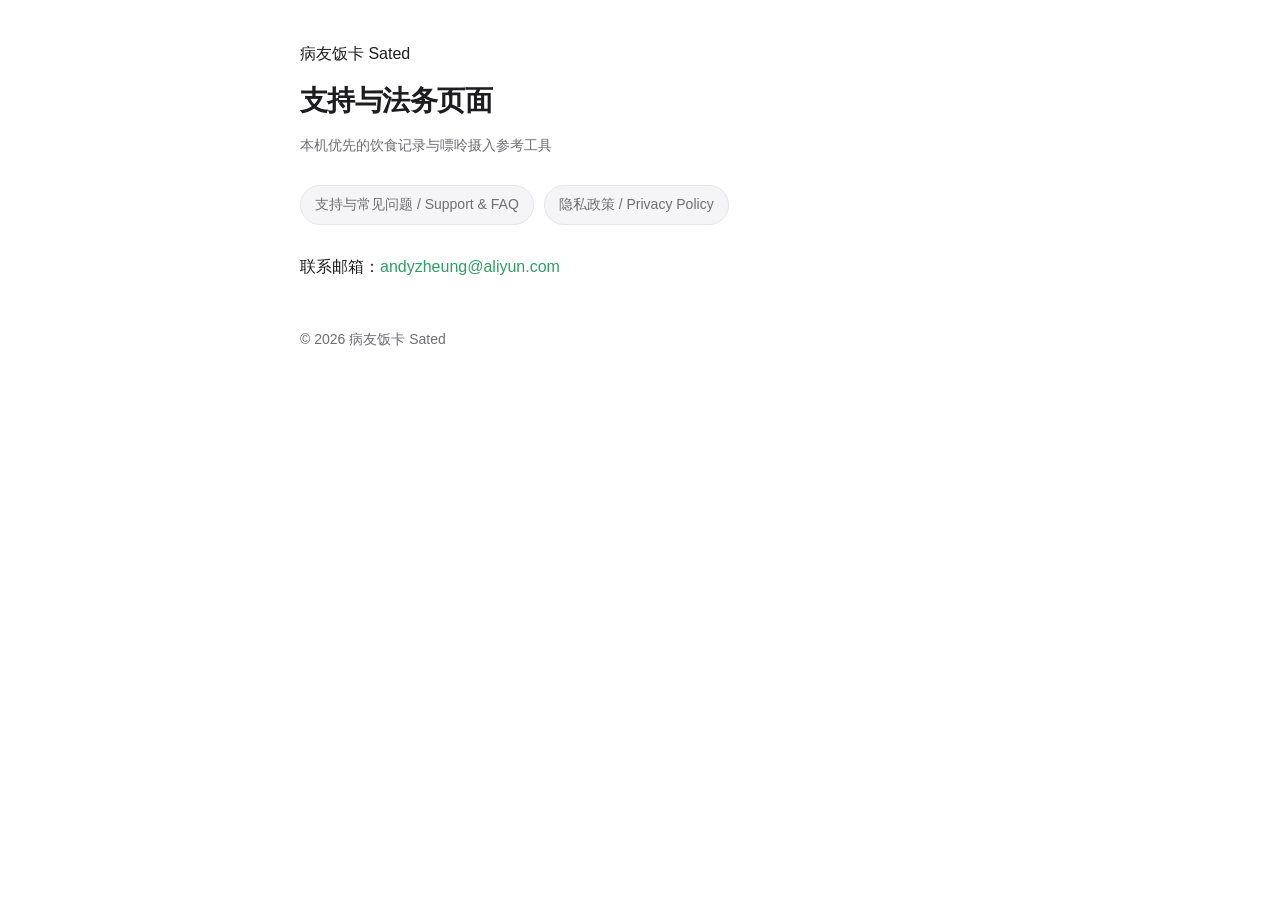
<file: index.html>
<!doctype html>
<html lang="zh-CN">
<head>
  <meta charset="utf-8">
  <meta name="viewport" content="width=device-width, initial-scale=1">
  <meta name="description" content="病友饭卡（Sated）官方支持与法务页面。">
  <title>病友饭卡 Sated</title>
  <link rel="stylesheet" href="style.css">
</head>
<body>
  <header>
    <p class="eyebrow">病友饭卡 Sated</p>
    <h1>支持与法务页面</h1>
    <p class="meta">本机优先的饮食记录与嘌呤摄入参考工具</p>
  </header>
  <nav class="nav" aria-label="页面导航">
    <a href="support.html">支持与常见问题 / Support &amp; FAQ</a>
    <a href="privacy.html">隐私政策 / Privacy Policy</a>
  </nav>
  <p>联系邮箱：<a href="mailto:andyzheung@aliyun.com">andyzheung@aliyun.com</a></p>
  <footer>© 2026 病友饭卡 Sated</footer>
</body>
</html>
</file>
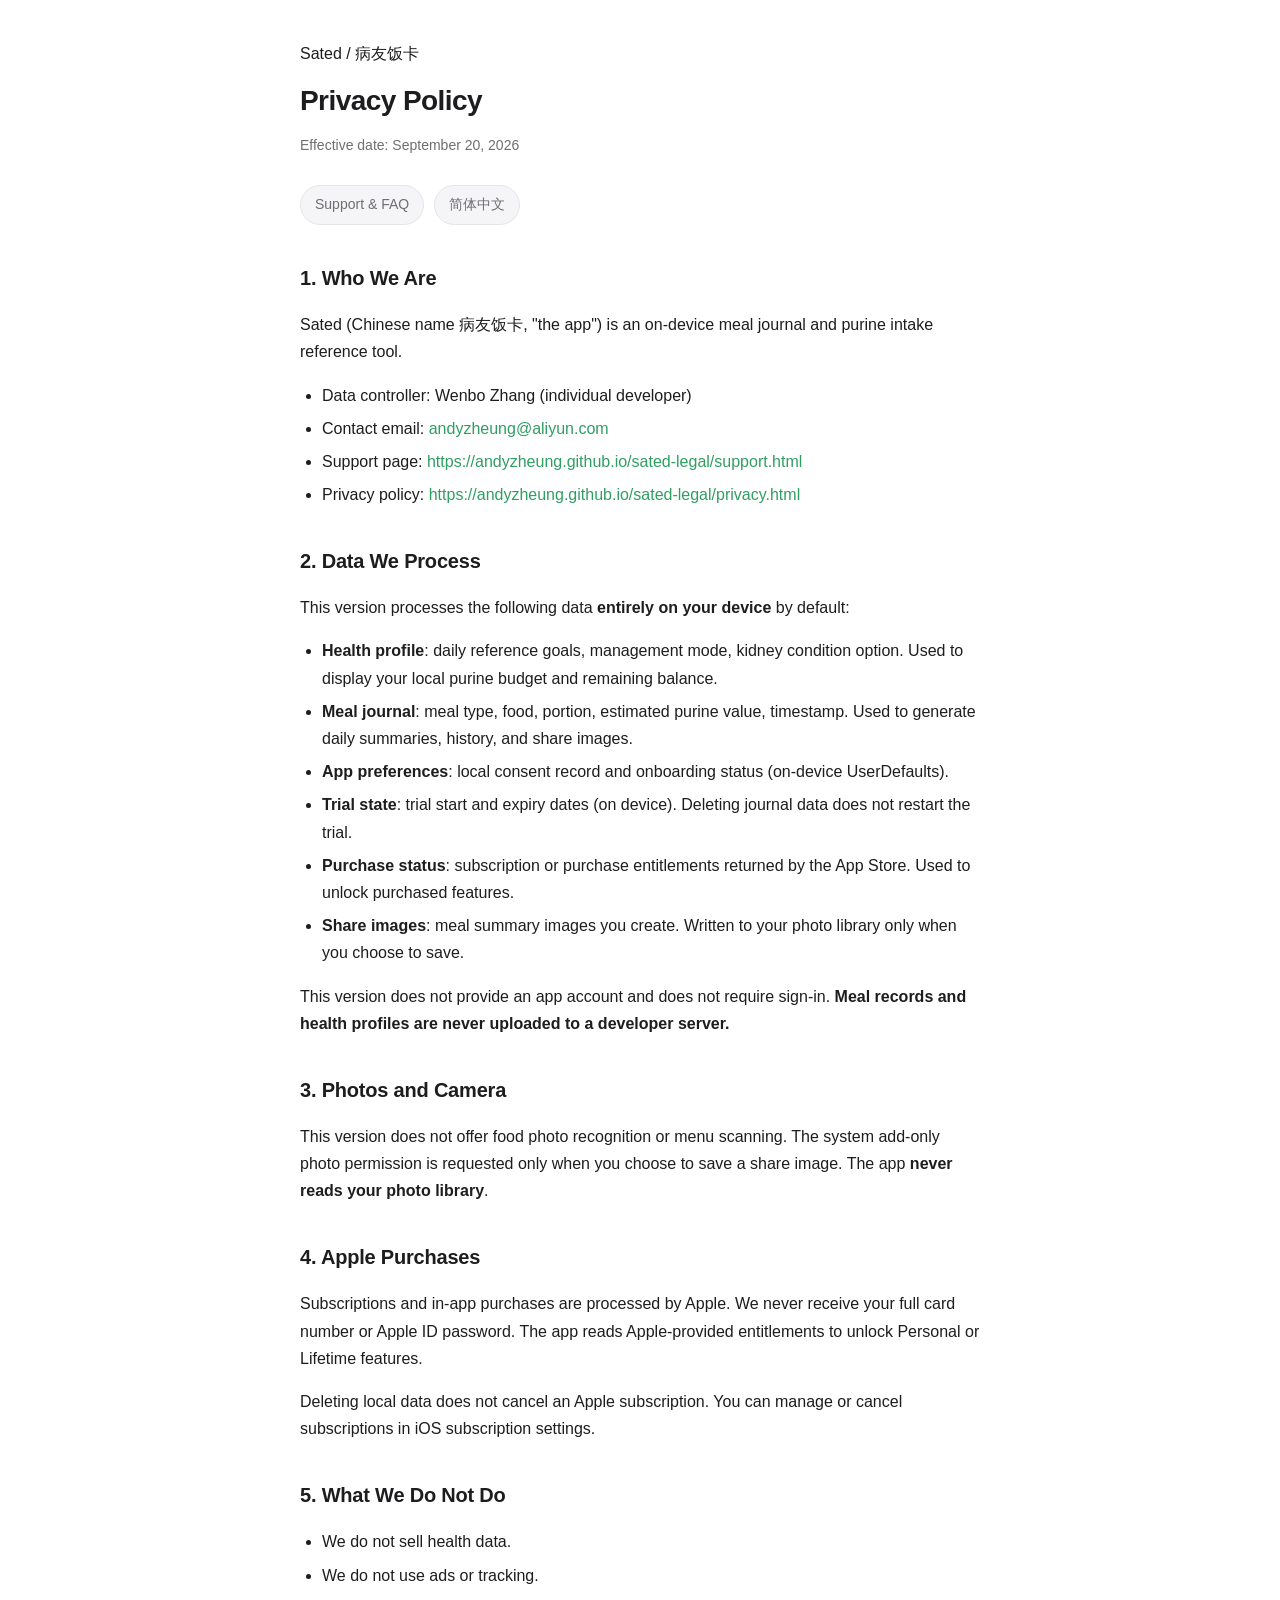
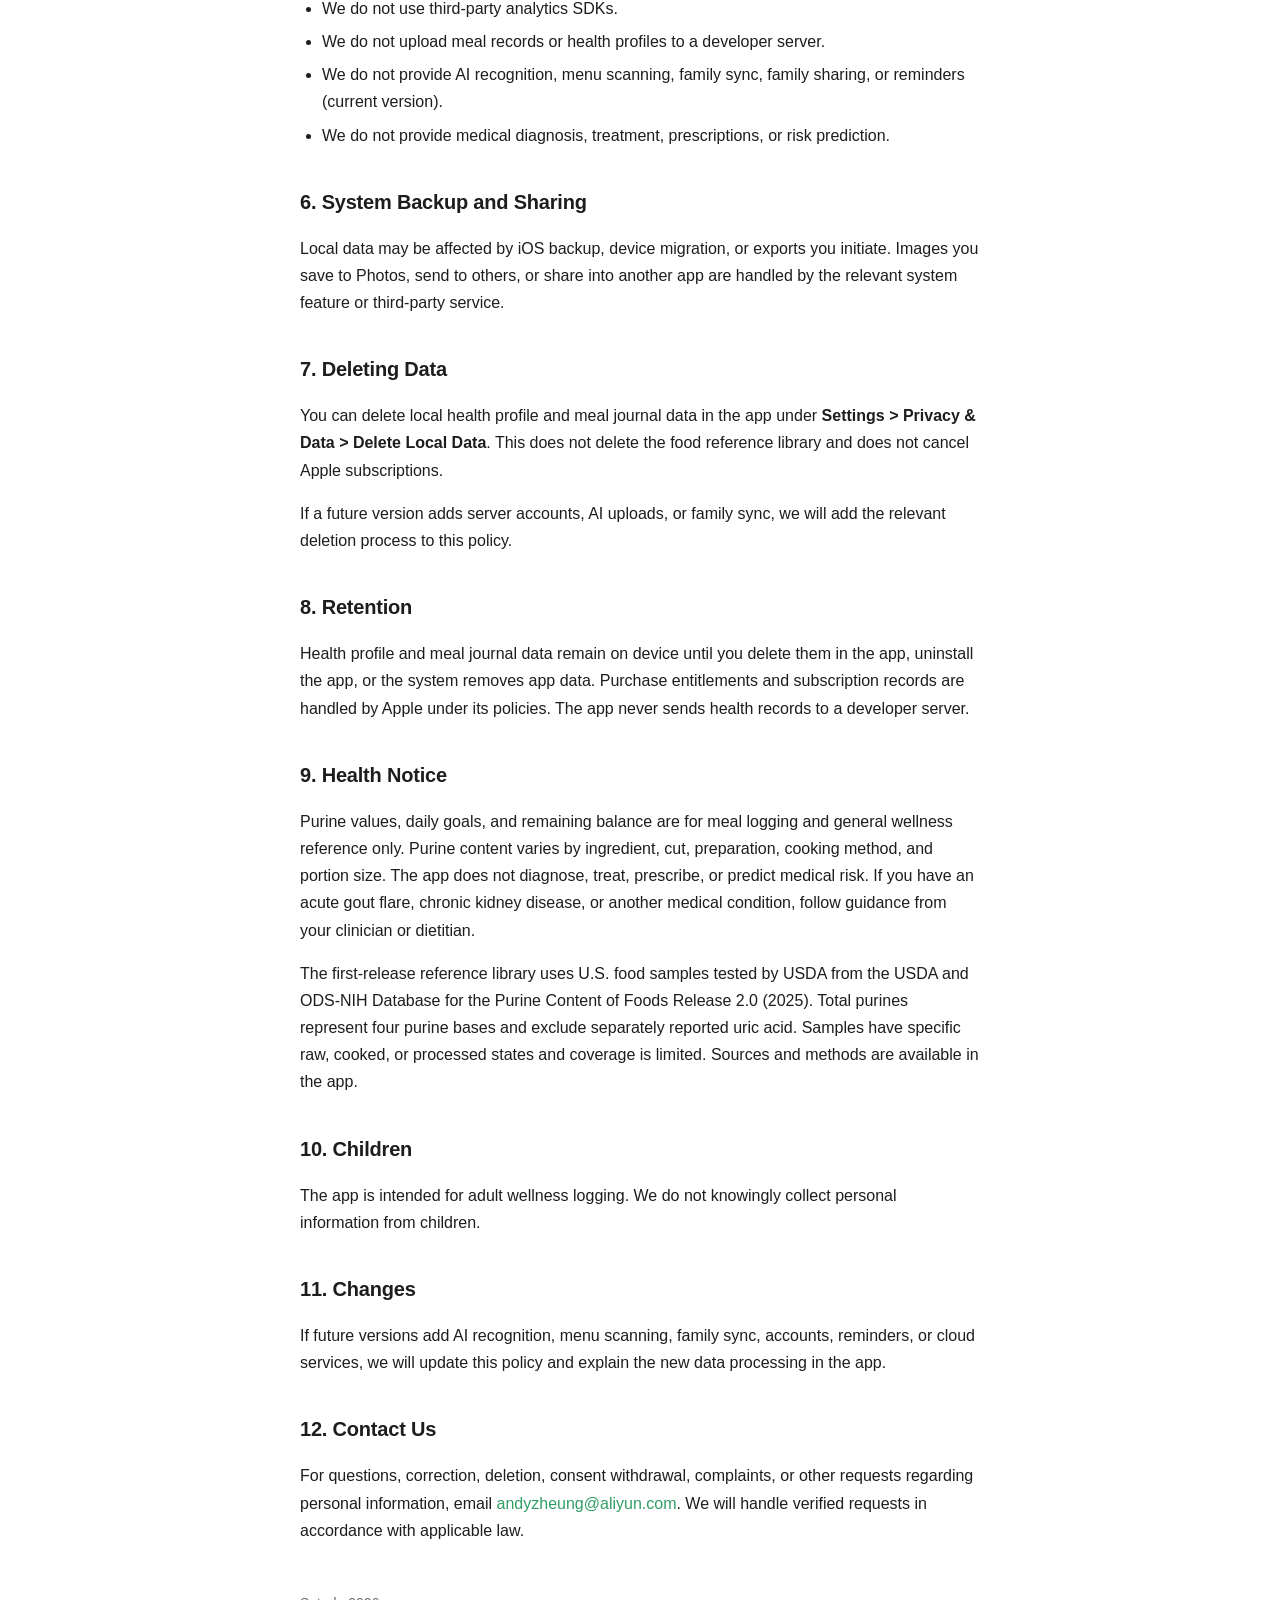
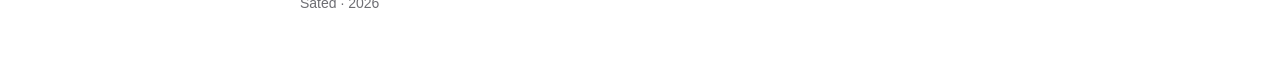
<file: privacy.html>
<!doctype html>
<html lang="en" data-title-zh="隐私政策 · 病友饭卡" data-title-en="Privacy Policy · Sated">
<head>
  <meta charset="utf-8">
  <meta name="viewport" content="width=device-width, initial-scale=1">
  <meta name="description" content="Sated privacy policy for its on-device meal journal and purine intake reference tool.">
  <title>Privacy Policy · Sated</title>
  <link rel="stylesheet" href="style.css">
</head>
<body>
  <header data-language-section="zh-Hans" lang="zh-Hans" hidden>
    <p class="eyebrow">病友饭卡 Sated</p>
    <h1>隐私政策</h1>
    <p class="meta">生效日期：2026年9月20日</p>
  </header>
  <header data-language-section="en" lang="en">
    <p class="eyebrow">Sated / 病友饭卡</p>
    <h1>Privacy Policy</h1>
    <p class="meta">Effective date: September 20, 2026</p>
  </header>

  <nav class="nav" aria-label="Related pages" data-localized-navigation>
    <a href="support.html?lang=en" data-label-zh="支持与常见问题" data-label-en="Support &amp; FAQ">Support &amp; FAQ</a>
    <a href="privacy.html?lang=zh-Hans" hreflang="zh-Hans" data-language-switch>简体中文</a>
  </nav>

  <main data-language-section="zh-Hans" lang="zh-Hans" hidden>
  <h2>一、我们是谁</h2>
  <p>病友饭卡（英文名 Sated，以下简称"本应用"）是一款本机优先的饮食记录和嘌呤摄入参考工具。</p>
  <ul>
    <li>数据控制者：张文博（个人开发者）</li>
    <li>联系邮箱：<a href="mailto:andyzheung@aliyun.com">andyzheung@aliyun.com</a></li>
    <li>支持页面：<a href="https://andyzheung.github.io/sated-legal/support.html">https://andyzheung.github.io/sated-legal/support.html</a></li>
    <li>隐私政策：<a href="https://andyzheung.github.io/sated-legal/privacy.html">https://andyzheung.github.io/sated-legal/privacy.html</a></li>
  </ul>

  <h2>二、我们处理哪些数据</h2>
  <p>本版本默认<b>全部在本机</b>处理以下数据：</p>
  <ul>
    <li><b>健康档案</b>：每日参考目标、管理模式、肾功能状态选项。用于显示本地嘌呤预算和余额。</li>
    <li><b>饮食记录</b>：餐次、食物、份量、估算嘌呤值、记录时间。用于生成今日汇总、历史记录和分享图片。</li>
    <li><b>App 偏好</b>：本机同意记录、引导完成状态（保存在本机 UserDefaults）。</li>
    <li><b>试用状态</b>：试用开始与到期时间（保存在本机）。清除饮食数据不会重新开始试用。</li>
    <li><b>购买状态</b>：App Store 返回的订阅或内购权益。用于解锁已购买功能。</li>
    <li><b>分享图片</b>：你主动生成的饮食摘要图片。仅在你选择保存时写入照片图库。</li>
  </ul>
  <p>本版本不提供 App 账号，不要求登录，<b>也不会把饮食记录或健康档案上传到开发者的服务器</b>。</p>

  <h2>三、照片和相机</h2>
  <p>本版本不提供菜品照片识别或菜单扫描。只有当你主动选择保存分享图片时，系统才会请求"仅添加照片"权限；本应用<b>不会读取你的照片图库</b>。</p>

  <h2>四、Apple 购买</h2>
  <p>订阅和内购由 Apple 处理。我们不会接收你的完整银行卡号或 Apple ID 密码。本应用只读取 Apple 提供的购买权益，用于解锁个人版或终身版权益。</p>
  <p>删除本机数据不会取消 Apple 订阅。你可以在 iOS 系统的订阅管理页面取消或管理订阅。</p>

  <h2>五、我们不会做什么</h2>
  <ul>
    <li>不出售健康数据。</li>
    <li>不使用广告或跟踪。</li>
    <li>不使用第三方分析 SDK。</li>
    <li>不把饮食记录或健康档案上传到开发者服务器。</li>
    <li>不提供 AI 识别、菜单扫描、家庭同步、家庭成员共享或通知提醒（当前版本）。</li>
    <li>不提供医学诊断、治疗、处方或风险预测。</li>
  </ul>

  <h2>六、系统备份和用户分享</h2>
  <p>本机数据可能受 iOS 系统备份、设备迁移或你主动导出的影响。你保存到照片图库、发送给他人或分享到其他 App 的图片，由对应的系统功能或第三方服务处理。</p>

  <h2>七、删除数据</h2>
  <p>你可以在本应用内进入<b>设置 &gt; 隐私与数据 &gt; 删除本机数据</b>，删除本机健康档案和饮食记录。该操作不会删除食物参考库，也不会取消 Apple 订阅。</p>
  <p>如果未来版本提供服务端账号、AI 上传或家庭同步，我们会在隐私政策中补充对应的数据删除方式。</p>

  <h2>八、保留期限</h2>
  <p>健康档案和饮食记录默认保留在本机，直到你在 App 内删除、卸载本应用或系统清除数据。购买权益和订阅记录由 Apple 按其政策处理。本应用不会把健康记录发送给开发者服务器。</p>

  <h2>九、健康内容说明</h2>
  <p>本应用中的嘌呤数值、每日目标和余额展示只用于饮食记录和一般健康参考。食物嘌呤会因食材品种、部位、加工方式、烹饪和份量而变化。本应用不提供诊断、治疗、处方或风险预测；痛风急性发作、慢性肾病或其他合并症用户应遵循医生或营养师建议。</p>
  <p>本版本参考库选用 USDA and ODS-NIH Database for the Purine Content of Foods Release 2.0 (2025) 中由 USDA 检测的美国食品样品。总嘌呤采用四种嘌呤碱基总量，不包含另列的尿酸值；数据针对明确的生熟和处理状态，覆盖有限。来源和方法可在 App 内查看。</p>

  <h2>十、未成年人</h2>
  <p>本应用面向成年人健康记录场景。我们不会有意收集儿童个人信息。</p>

  <h2>十一、政策更新</h2>
  <p>如果未来加入 AI 识别、菜单扫描、家庭同步、账号、通知或云服务，我们会先更新本政策，并在应用内说明新增的数据处理方式。</p>

  <h2>十二、如何联系我们</h2>
  <p>如需就个人信息处理提出查询、更正、删除、撤回同意、投诉或其他请求，请发送邮件至：<a href="mailto:andyzheung@aliyun.com">andyzheung@aliyun.com</a>。我们会在核实请求后依照适用法律处理。</p>

  <footer>病友饭卡 Sated · 2026</footer>
  </main>

  <main data-language-section="en" lang="en">
    <h2>1. Who We Are</h2>
    <p>Sated (Chinese name 病友饭卡, "the app") is an on-device meal journal and purine intake reference tool.</p>
    <ul>
      <li>Data controller: Wenbo Zhang (individual developer)</li>
      <li>Contact email: <a href="mailto:andyzheung@aliyun.com">andyzheung@aliyun.com</a></li>
      <li>Support page: <a href="https://andyzheung.github.io/sated-legal/support.html">https://andyzheung.github.io/sated-legal/support.html</a></li>
      <li>Privacy policy: <a href="https://andyzheung.github.io/sated-legal/privacy.html">https://andyzheung.github.io/sated-legal/privacy.html</a></li>
    </ul>

    <h2>2. Data We Process</h2>
    <p>This version processes the following data <b>entirely on your device</b> by default:</p>
    <ul>
      <li><b>Health profile</b>: daily reference goals, management mode, kidney condition option. Used to display your local purine budget and remaining balance.</li>
      <li><b>Meal journal</b>: meal type, food, portion, estimated purine value, timestamp. Used to generate daily summaries, history, and share images.</li>
      <li><b>App preferences</b>: local consent record and onboarding status (on-device UserDefaults).</li>
      <li><b>Trial state</b>: trial start and expiry dates (on device). Deleting journal data does not restart the trial.</li>
      <li><b>Purchase status</b>: subscription or purchase entitlements returned by the App Store. Used to unlock purchased features.</li>
      <li><b>Share images</b>: meal summary images you create. Written to your photo library only when you choose to save.</li>
    </ul>
    <p>This version does not provide an app account and does not require sign-in. <b>Meal records and health profiles are never uploaded to a developer server.</b></p>

    <h2>3. Photos and Camera</h2>
    <p>This version does not offer food photo recognition or menu scanning. The system add-only photo permission is requested only when you choose to save a share image. The app <b>never reads your photo library</b>.</p>

    <h2>4. Apple Purchases</h2>
    <p>Subscriptions and in-app purchases are processed by Apple. We never receive your full card number or Apple ID password. The app reads Apple-provided entitlements to unlock Personal or Lifetime features.</p>
    <p>Deleting local data does not cancel an Apple subscription. You can manage or cancel subscriptions in iOS subscription settings.</p>

    <h2>5. What We Do Not Do</h2>
    <ul>
      <li>We do not sell health data.</li>
      <li>We do not use ads or tracking.</li>
      <li>We do not use third-party analytics SDKs.</li>
      <li>We do not upload meal records or health profiles to a developer server.</li>
      <li>We do not provide AI recognition, menu scanning, family sync, family sharing, or reminders (current version).</li>
      <li>We do not provide medical diagnosis, treatment, prescriptions, or risk prediction.</li>
    </ul>

    <h2>6. System Backup and Sharing</h2>
    <p>Local data may be affected by iOS backup, device migration, or exports you initiate. Images you save to Photos, send to others, or share into another app are handled by the relevant system feature or third-party service.</p>

    <h2>7. Deleting Data</h2>
    <p>You can delete local health profile and meal journal data in the app under <b>Settings &gt; Privacy &amp; Data &gt; Delete Local Data</b>. This does not delete the food reference library and does not cancel Apple subscriptions.</p>
    <p>If a future version adds server accounts, AI uploads, or family sync, we will add the relevant deletion process to this policy.</p>

    <h2>8. Retention</h2>
    <p>Health profile and meal journal data remain on device until you delete them in the app, uninstall the app, or the system removes app data. Purchase entitlements and subscription records are handled by Apple under its policies. The app never sends health records to a developer server.</p>

    <h2>9. Health Notice</h2>
    <p>Purine values, daily goals, and remaining balance are for meal logging and general wellness reference only. Purine content varies by ingredient, cut, preparation, cooking method, and portion size. The app does not diagnose, treat, prescribe, or predict medical risk. If you have an acute gout flare, chronic kidney disease, or another medical condition, follow guidance from your clinician or dietitian.</p>
    <p>The first-release reference library uses U.S. food samples tested by USDA from the USDA and ODS-NIH Database for the Purine Content of Foods Release 2.0 (2025). Total purines represent four purine bases and exclude separately reported uric acid. Samples have specific raw, cooked, or processed states and coverage is limited. Sources and methods are available in the app.</p>

    <h2>10. Children</h2>
    <p>The app is intended for adult wellness logging. We do not knowingly collect personal information from children.</p>

    <h2>11. Changes</h2>
    <p>If future versions add AI recognition, menu scanning, family sync, accounts, reminders, or cloud services, we will update this policy and explain the new data processing in the app.</p>

    <h2>12. Contact Us</h2>
    <p>For questions, correction, deletion, consent withdrawal, complaints, or other requests regarding personal information, email <a href="mailto:andyzheung@aliyun.com">andyzheung@aliyun.com</a>. We will handle verified requests in accordance with applicable law.</p>

    <footer>Sated · 2026</footer>
  </main>
  <script src="language.js"></script>
</body>
</html>
</file>
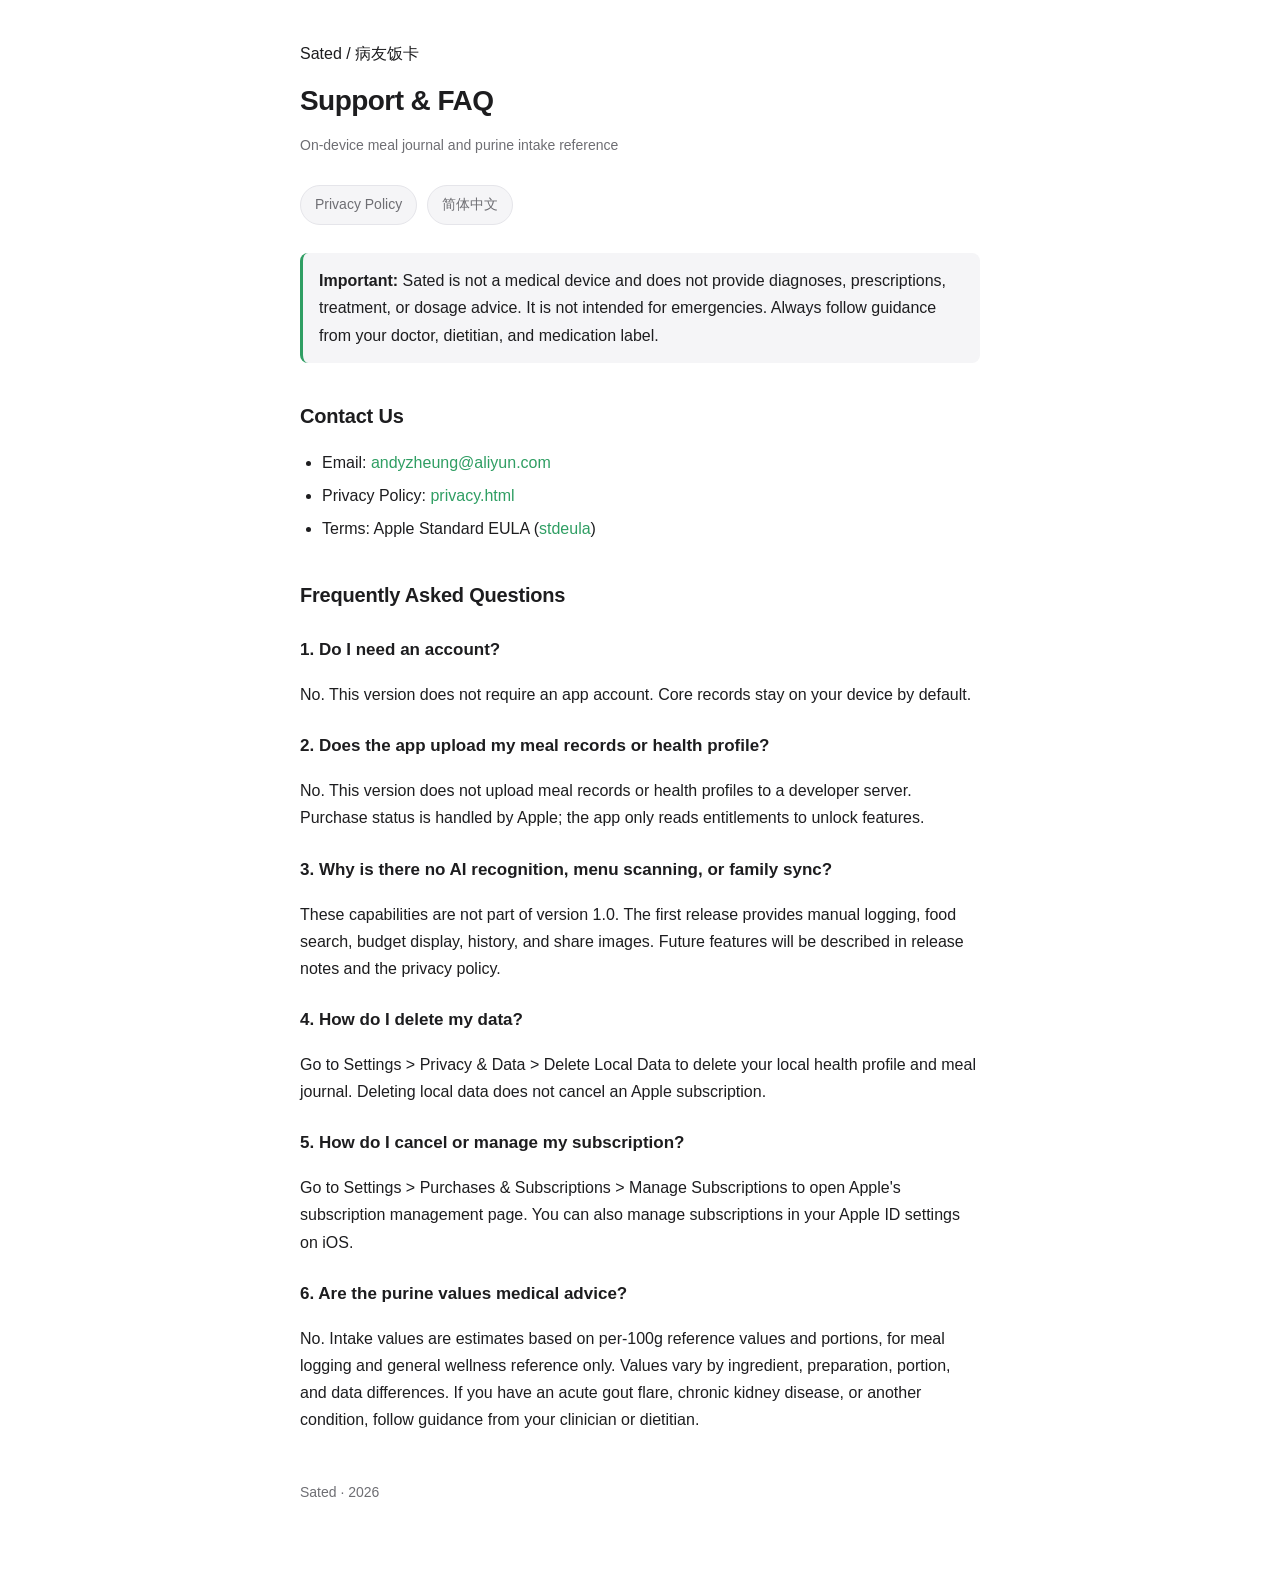
<file: support.html>
<!doctype html>
<html lang="en" data-title-zh="支持 · 病友饭卡" data-title-en="Support · Sated">
<head>
  <meta charset="utf-8">
  <meta name="viewport" content="width=device-width, initial-scale=1">
  <meta name="description" content="病友饭卡（Sated）支持页面与常见问题。">
  <title>Support · Sated</title>
  <link rel="stylesheet" href="style.css">
</head>
<body>
  <header data-language-section="zh-Hans" lang="zh-Hans" hidden>
    <p class="eyebrow">病友饭卡 Sated</p>
    <h1>支持与常见问题</h1>
    <p class="meta">本机优先的饮食记录与嘌呤摄入参考工具</p>
  </header>
  <header data-language-section="en" lang="en">
    <p class="eyebrow">Sated / 病友饭卡</p>
    <h1>Support &amp; FAQ</h1>
    <p class="meta">On-device meal journal and purine intake reference</p>
  </header>
  <nav class="nav" aria-label="Related pages" data-localized-navigation>
    <a href="privacy.html?lang=en" data-label-zh="隐私政策" data-label-en="Privacy Policy">Privacy Policy</a>
    <a href="support.html?lang=zh-Hans" hreflang="zh-Hans" data-language-switch>简体中文</a>
  </nav>
  <main data-language-section="zh-Hans" lang="zh-Hans" hidden>
  <div class="callout">
    <p><b>重要说明：</b>病友饭卡不构成医疗设备，不提供诊断、处方、治疗或剂量建议，也不适用于急救场景。请始终遵循医生、营养师和药品说明的指导。</p>
  </div>

  <h2>联系我们</h2>
  <ul>
    <li>邮箱：<a href="mailto:andyzheung@aliyun.com">andyzheung@aliyun.com</a></li>
    <li>隐私政策：<a href="privacy.html">privacy.html</a></li>
    <li>使用条款：Apple 标准许可协议（<a href="https://www.apple.com/legal/internet-services/itunes/dev/stdeula/">stdeula</a>）</li>
  </ul>

  <h2>常见问题</h2>

  <h3>1. 需要注册账号吗？</h3>
  <p>不需要。本版本不需要 App 账号，核心记录默认保存在本机。</p>

  <h3>2. App 会上传我的饮食记录或健康档案吗？</h3>
  <p>不会。本版本默认不把饮食记录或健康档案上传到开发者服务器。购买状态由 Apple 处理；App 只读取购买权益来解锁功能。</p>

  <h3>3. 为什么没有 AI 识别、菜单扫描或家庭同步？</h3>
  <p>这些能力暂不进入 1.0 首发。首发版本只提供手动记录、食物搜索、预算展示、历史记录和分享图片。后续如果上线相关功能，会在版本说明和隐私政策中说明。</p>

  <h3>4. 如何删除数据？</h3>
  <p>进入"设置 &gt; 隐私与数据 &gt; 删除本机数据"，可以删除本机健康档案和饮食记录。删除本机数据不会取消 Apple 订阅。</p>

  <h3>5. 如何取消或管理订阅？</h3>
  <p>进入"设置 &gt; 购买与订阅 &gt; 管理订阅"，系统会打开 Apple 的订阅管理页面。你也可以在 iOS 的 Apple ID 订阅设置中管理订阅。</p>

  <h3>6. 嘌呤数值是医疗建议吗？</h3>
  <p>不是。摄入数值是按每 100g 食物参考值与份量计算的估算，仅用于饮食记录和一般健康参考。数值可能因食材品种、烹调方式、份量和数据差异而变化。痛风急性发作、慢性肾病或其他合并症用户，请遵循医生或营养师建议。</p>

  <footer>病友饭卡 Sated · 2026</footer>
  </main>

  <main data-language-section="en" lang="en">
    <div class="callout">
      <p><strong>Important:</strong> Sated is not a medical device and does not provide diagnoses, prescriptions, treatment, or dosage advice. It is not intended for emergencies. Always follow guidance from your doctor, dietitian, and medication label.</p>
    </div>

    <h2>Contact Us</h2>
    <ul>
      <li>Email: <a href="mailto:andyzheung@aliyun.com">andyzheung@aliyun.com</a></li>
      <li>Privacy Policy: <a href="privacy.html">privacy.html</a></li>
      <li>Terms: Apple Standard EULA (<a href="https://www.apple.com/legal/internet-services/itunes/dev/stdeula/">stdeula</a>)</li>
    </ul>

    <h2>Frequently Asked Questions</h2>

    <h3>1. Do I need an account?</h3>
    <p>No. This version does not require an app account. Core records stay on your device by default.</p>

    <h3>2. Does the app upload my meal records or health profile?</h3>
    <p>No. This version does not upload meal records or health profiles to a developer server. Purchase status is handled by Apple; the app only reads entitlements to unlock features.</p>

    <h3>3. Why is there no AI recognition, menu scanning, or family sync?</h3>
    <p>These capabilities are not part of version 1.0. The first release provides manual logging, food search, budget display, history, and share images. Future features will be described in release notes and the privacy policy.</p>

    <h3>4. How do I delete my data?</h3>
    <p>Go to Settings &gt; Privacy &amp; Data &gt; Delete Local Data to delete your local health profile and meal journal. Deleting local data does not cancel an Apple subscription.</p>

    <h3>5. How do I cancel or manage my subscription?</h3>
    <p>Go to Settings &gt; Purchases &amp; Subscriptions &gt; Manage Subscriptions to open Apple's subscription management page. You can also manage subscriptions in your Apple ID settings on iOS.</p>

    <h3>6. Are the purine values medical advice?</h3>
    <p>No. Intake values are estimates based on per-100g reference values and portions, for meal logging and general wellness reference only. Values vary by ingredient, preparation, portion, and data differences. If you have an acute gout flare, chronic kidney disease, or another condition, follow guidance from your clinician or dietitian.</p>

    <footer>Sated · 2026</footer>
  </main>
  <script src="language.js"></script>
</body>
</html>
</file>
<file: style.css>
/* sated 法务页面样式：移动优先、深浅色自适应、零外部依赖（复用 everdot-legal 模式） */
:root {
  --bg: #ffffff;
  --surface: #f5f5f7;
  --text: #1d1d1f;
  --text-dim: #6e6e73;
  --border: #e5e5ea;
  --accent: #2f9e63;
}
@media (prefers-color-scheme: dark) {
  :root {
    --bg: #000000;
    --surface: #1c1c1e;
    --text: #f5f5f7;
    --text-dim: #98989d;
    --border: #38383a;
    --accent: #4cd487;
  }
}
* { box-sizing: border-box; }
[hidden] { display: none !important; }
body {
  margin: 0;
  padding: 24px 20px 64px;
  max-width: 720px;
  margin-inline: auto;
  font: 16px/1.7 -apple-system, BlinkMacSystemFont, "SF Pro Text",
        "PingFang SC", "Helvetica Neue", Arial, sans-serif;
  color: var(--text);
  background: var(--bg);
  -webkit-text-size-adjust: 100%;
}
h1 { font-size: 28px; line-height: 1.3; margin: 8px 0 4px; letter-spacing: -0.02em; }
h2 { font-size: 20px; margin: 36px 0 10px; letter-spacing: -0.01em; }
h3 { font-size: 17px; margin: 24px 0 8px; }
p, li { color: var(--text); }
ul, ol { padding-left: 22px; }
li { margin: 6px 0; }
a { color: var(--accent); text-decoration: none; }
a:hover { text-decoration: underline; }
.meta { color: var(--text-dim); font-size: 14px; margin-bottom: 28px; }
.nav { display: flex; gap: 10px; flex-wrap: wrap; margin-bottom: 28px; }
.nav a {
  padding: 7px 14px; border: 1px solid var(--border); border-radius: 999px;
  font-size: 14px; color: var(--text-dim); background: var(--surface);
}
.nav a:hover { border-color: var(--accent); color: var(--accent); text-decoration: none; }
.callout {
  background: var(--surface); border-left: 3px solid var(--accent);
  padding: 14px 16px; border-radius: 8px; margin: 20px 0;
}
.callout p { margin: 0; }
hr { border: 0; border-top: 1px solid var(--border); margin: 48px 0; }
footer { color: var(--text-dim); font-size: 14px; margin-top: 48px; }
</file>
